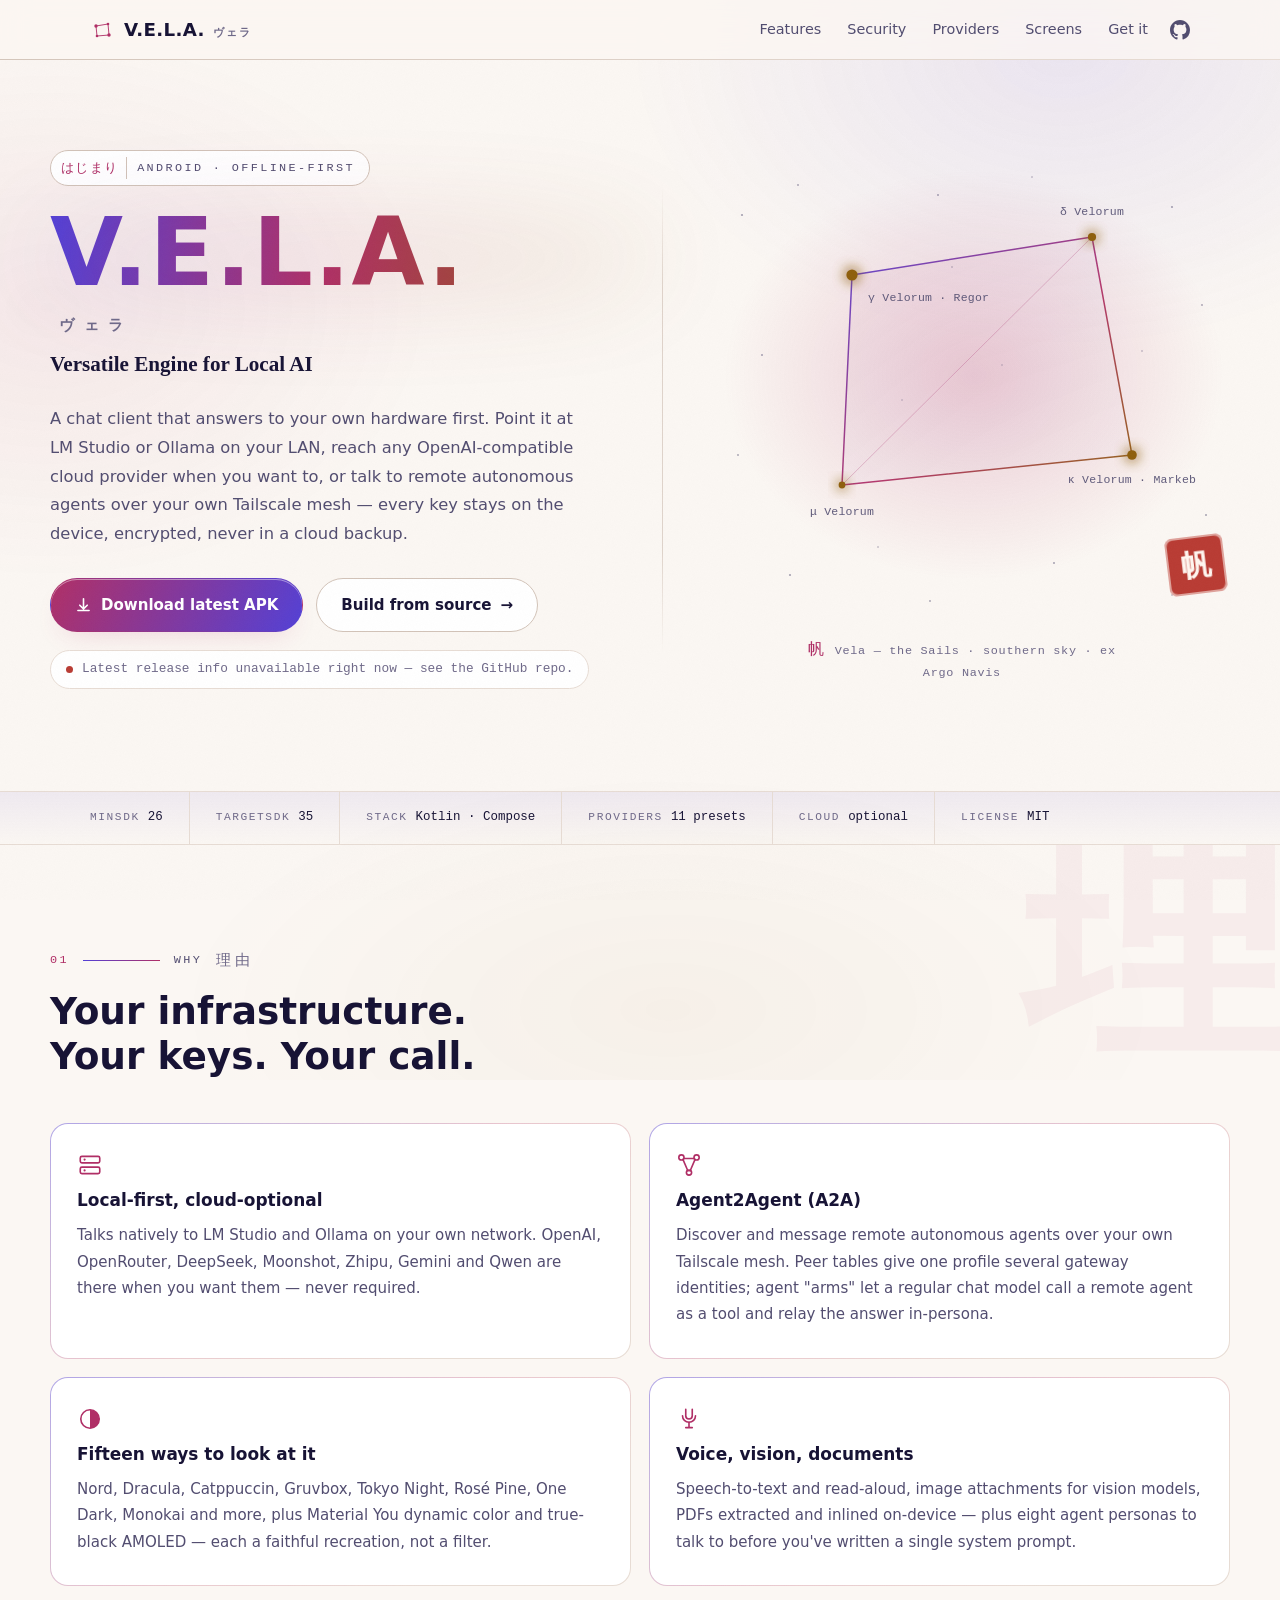
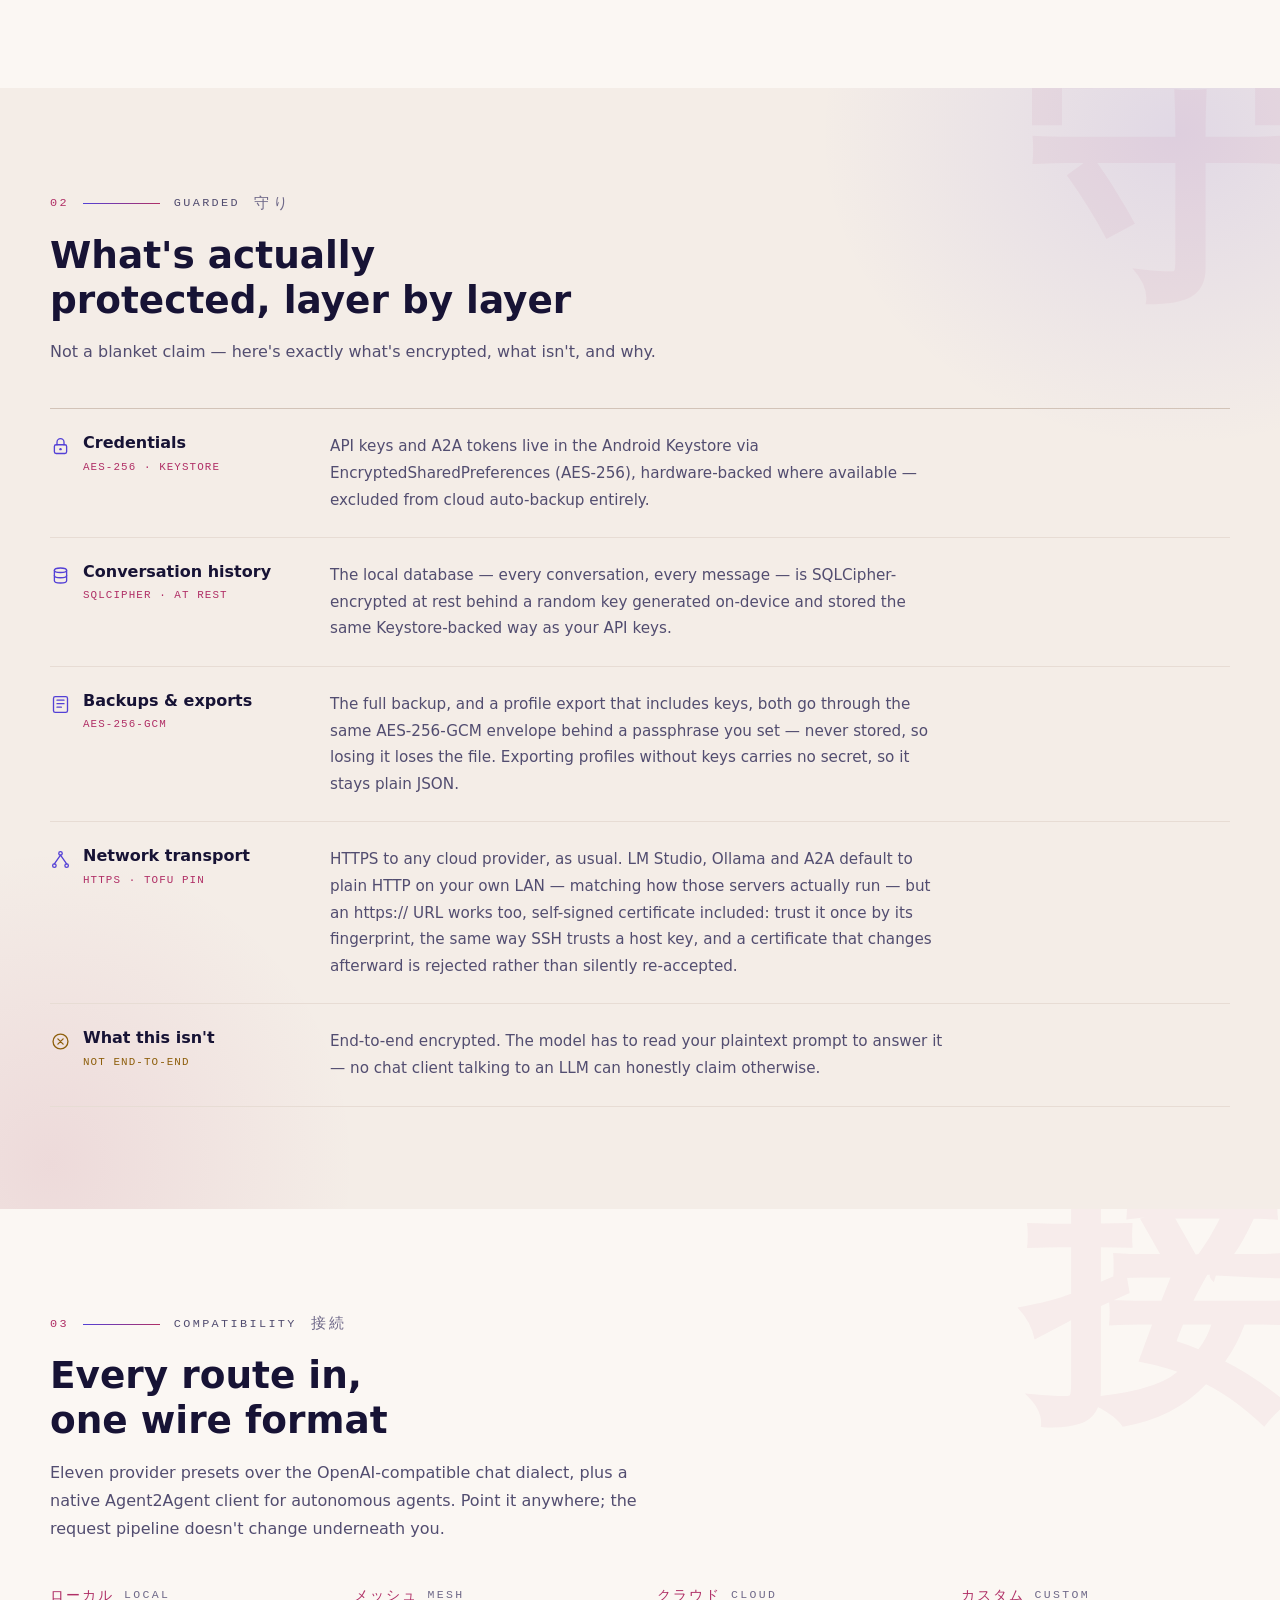
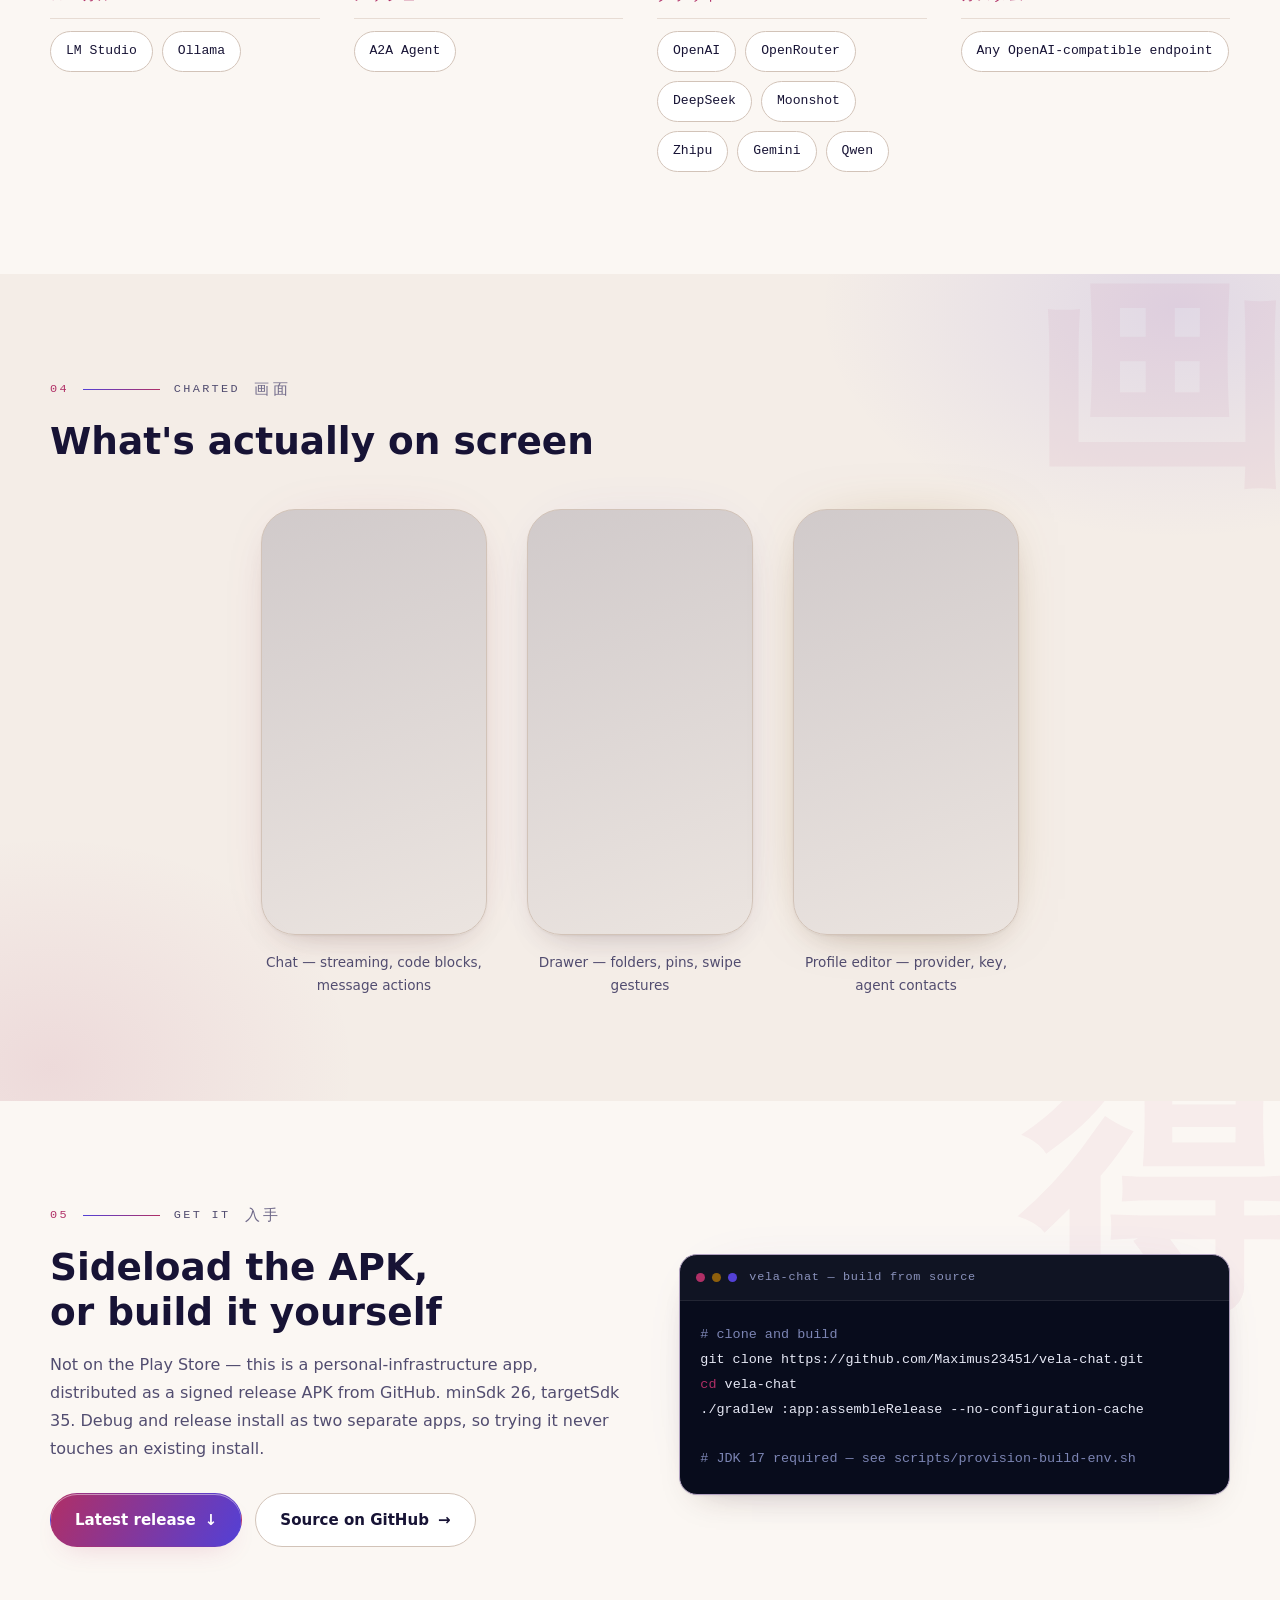
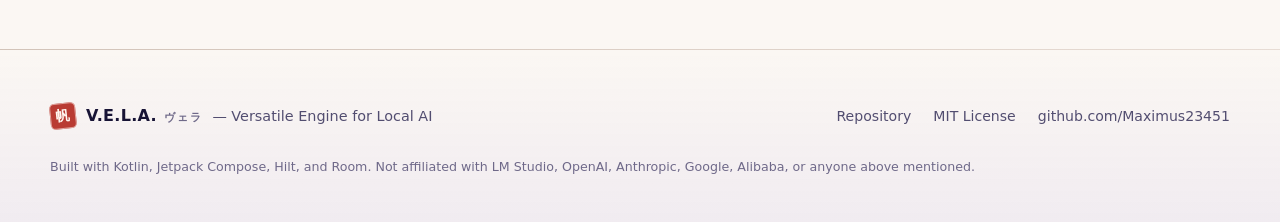
<file: index.html>
<!DOCTYPE html>
<html lang="en">
<head>
<meta charset="UTF-8">
<meta name="viewport" content="width=device-width, initial-scale=1.0">
<title>V.E.L.A. — Versatile Engine for Local AI</title>
<meta name="description" content="An offline-first Android chat client for LM Studio, Ollama, and any OpenAI-compatible or Agent2Agent server — with Tailscale mesh discovery and no cloud dependency required.">
<meta name="color-scheme" content="dark light">
<meta name="theme-color" content="#070A18" media="(prefers-color-scheme: dark)">
<meta name="theme-color" content="#FBF7F3" media="(prefers-color-scheme: light)">
<meta http-equiv="Content-Security-Policy" content="default-src 'self'; base-uri 'self'; object-src 'none'; form-action 'none'; img-src 'self' data:; style-src 'self' https://fonts.googleapis.com; font-src https://fonts.gstatic.com; script-src 'self'; connect-src https://api.github.com">

<link rel="canonical" href="https://maximus23451.github.io/vela-web/">
<meta property="og:type" content="website">
<meta property="og:site_name" content="V.E.L.A.">
<meta property="og:title" content="V.E.L.A. — Versatile Engine for Local AI">
<meta property="og:description" content="An offline-first Android chat client for LM Studio, Ollama, and any OpenAI-compatible or Agent2Agent server — with Tailscale mesh discovery and no cloud dependency required.">
<meta property="og:url" content="https://maximus23451.github.io/vela-web/">
<meta property="og:image" content="https://maximus23451.github.io/vela-web/assets/og.png">
<meta property="og:image:width" content="1200">
<meta property="og:image:height" content="630">
<meta name="twitter:card" content="summary_large_image">
<meta name="twitter:title" content="V.E.L.A. — Versatile Engine for Local AI">
<meta name="twitter:description" content="Offline-first Android chat client for your own hardware — LM Studio, Ollama, OpenAI-compatible providers, and A2A agents over Tailscale.">
<meta name="twitter:image" content="https://maximus23451.github.io/vela-web/assets/og.png">

<link rel="icon" href="data:image/svg+xml,%3Csvg xmlns='http://www.w3.org/2000/svg' viewBox='0 0 32 32'%3E%3Crect width='32' height='32' rx='8' fill='%23070A18'/%3E%3Ccircle cx='10' cy='12' r='2.3' fill='%23FF9DBE'/%3E%3Ccircle cx='23' cy='9' r='1.7' fill='%238F7CFF'/%3E%3Ccircle cx='24' cy='22' r='2.3' fill='%23F2C879'/%3E%3Ccircle cx='10' cy='23' r='1.7' fill='%23FF9DBE'/%3E%3Cpath d='M10 12 L23 9 M23 9 L24 22 M24 22 L10 23 M10 23 L10 12' stroke='%23FF9DBE' stroke-width='1' fill='none' opacity='0.75'/%3E%3C/svg%3E">

<link rel="preconnect" href="https://fonts.googleapis.com">
<link rel="preconnect" href="https://fonts.gstatic.com" crossorigin>
<link href="https://fonts.googleapis.com/css2?family=IBM+Plex+Mono:wght@400;500&family=Shippori+Mincho+B1:wght@600;700&family=Zen+Kaku+Gothic+New:wght@400;500;700;900&display=swap" rel="stylesheet">
<link rel="stylesheet" href="css/style.css">

<script type="application/ld+json">
{"@context":"https://schema.org","@type":"SoftwareApplication","name":"V.E.L.A.","alternateName":"Versatile Engine for Local AI","applicationCategory":"UtilitiesApplication","operatingSystem":"Android 8.0+","softwareVersion":"2.5.1","license":"https://github.com/Maximus23451/vela-chat/blob/main/LICENSE","codeRepository":"https://github.com/Maximus23451/vela-chat","url":"https://maximus23451.github.io/vela-web/","description":"Offline-first Android chat client for LM Studio, Ollama, any OpenAI-compatible provider, and Agent2Agent gateways over Tailscale."}
</script>
</head>
<body>

<a class="skip-link" href="#main">Skip to content</a>

<!-- icon sprite — stroke icons inherit currentColor from the use site -->
<svg class="sprite" aria-hidden="true" focusable="false" xmlns="http://www.w3.org/2000/svg">
  <symbol id="i-brand" viewBox="0 0 24 24">
    <g fill="none" stroke="currentColor" stroke-width="1" stroke-linejoin="round" opacity=".9">
      <path d="M6 8 L18 6 M18 6 L19 17 M19 17 L7 18 M7 18 L6 8"/>
    </g>
    <circle cx="6" cy="8" r="1.7" fill="currentColor"/><circle cx="18" cy="6" r="1.3" fill="currentColor"/>
    <circle cx="19" cy="17" r="1.7" fill="currentColor"/><circle cx="7" cy="18" r="1.3" fill="currentColor"/>
  </symbol>
  <symbol id="i-servers" viewBox="0 0 24 24">
    <g fill="none" stroke="currentColor" stroke-width="1.5" stroke-linecap="round" stroke-linejoin="round">
      <rect x="3" y="4" width="18" height="6" rx="1.5"/><rect x="3" y="14" width="18" height="6" rx="1.5"/>
      <circle cx="7" cy="7" r="1" fill="currentColor" stroke="none"/><circle cx="7" cy="17" r="1" fill="currentColor" stroke="none"/>
    </g>
  </symbol>
  <symbol id="i-a2a" viewBox="0 0 24 24">
    <g fill="none" stroke="currentColor" stroke-width="1.5" stroke-linecap="round" stroke-linejoin="round">
      <circle cx="5" cy="5" r="2.4"/><circle cx="19" cy="5" r="2.4"/><circle cx="12" cy="19" r="2.4"/>
      <path d="M7 6 L17 6 M6.5 7 L11 17.5 M17.5 7 L13 17.5"/>
    </g>
  </symbol>
  <symbol id="i-palette" viewBox="0 0 24 24">
    <g fill="none" stroke="currentColor" stroke-width="1.5" stroke-linecap="round" stroke-linejoin="round">
      <circle cx="12" cy="12" r="8.5"/>
      <path d="M12 3.5a8.5 8.5 0 0 1 0 17Z" fill="currentColor" stroke="none"/>
    </g>
  </symbol>
  <symbol id="i-voice" viewBox="0 0 24 24">
    <g fill="none" stroke="currentColor" stroke-width="1.5" stroke-linecap="round" stroke-linejoin="round">
      <path d="M9 3 v6 a3 3 0 0 0 6 0 V3"/><path d="M12 15 v5 M9 20 h6"/><path d="M6 9 a6 6 0 0 0 12 0"/>
    </g>
  </symbol>
  <symbol id="i-lock" viewBox="0 0 24 24">
    <g fill="none" stroke="currentColor" stroke-width="1.5" stroke-linecap="round" stroke-linejoin="round">
      <rect x="5" y="10" width="14" height="10" rx="2"/><path d="M8 10 V7 a4 4 0 0 1 8 0 v3"/>
      <circle cx="12" cy="15" r="1.4" fill="currentColor" stroke="none"/>
    </g>
  </symbol>
  <symbol id="i-db" viewBox="0 0 24 24">
    <g fill="none" stroke="currentColor" stroke-width="1.5" stroke-linecap="round" stroke-linejoin="round">
      <ellipse cx="12" cy="6" rx="7" ry="2.6"/><path d="M5 6 v12 a7 2.6 0 0 0 14 0 V6"/><path d="M5 12 a7 2.6 0 0 0 14 0"/>
    </g>
  </symbol>
  <symbol id="i-doc" viewBox="0 0 24 24">
    <g fill="none" stroke="currentColor" stroke-width="1.5" stroke-linecap="round" stroke-linejoin="round">
      <rect x="4" y="3" width="16" height="18" rx="2"/><path d="M8 7 h8 M8 11 h8 M8 15 h5"/>
    </g>
  </symbol>
  <symbol id="i-net" viewBox="0 0 24 24">
    <g fill="none" stroke="currentColor" stroke-width="1.5" stroke-linecap="round" stroke-linejoin="round">
      <circle cx="12" cy="5" r="2"/><circle cx="5" cy="19" r="2"/><circle cx="19" cy="19" r="2"/><path d="M12 7 L5 17 M12 7 L19 17"/>
    </g>
  </symbol>
  <symbol id="i-caveat" viewBox="0 0 24 24">
    <g fill="none" stroke="currentColor" stroke-width="1.5" stroke-linecap="round" stroke-linejoin="round">
      <circle cx="12" cy="12" r="8.5"/><path d="M9 9 L15 15 M15 9 L9 15"/>
    </g>
  </symbol>
  <symbol id="i-gh" viewBox="0 0 16 16">
    <path fill="currentColor" d="M8 0C3.58 0 0 3.58 0 8c0 3.54 2.29 6.53 5.47 7.59.4.07.55-.17.55-.38 0-.19-.01-.82-.01-1.49-2.01.37-2.53-.49-2.69-.94-.09-.23-.48-.94-.82-1.13-.28-.15-.68-.52-.01-.53.63-.01 1.08.58 1.23.82.72 1.21 1.87.87 2.33.66.07-.52.28-.87.51-1.07-1.78-.2-3.64-.89-3.64-3.95 0-.87.31-1.59.82-2.15-.08-.2-.36-1.02.08-2.12 0 0 .67-.21 2.2.82.64-.18 1.32-.27 2-.27.68 0 1.36.09 2 .27 1.53-1.04 2.2-.82 2.2-.82.44 1.1.16 1.92.08 2.12.51.56.82 1.27.82 2.15 0 3.07-1.87 3.75-3.65 3.95.29.25.54.73.54 1.48 0 1.07-.01 1.93-.01 2.2 0 .21.15.46.55.38A8.01 8.01 0 0 0 16 8c0-4.42-3.58-8-8-8Z"/>
  </symbol>
  <symbol id="i-dl" viewBox="0 0 16 16">
    <path fill="currentColor" d="M8 1a.75.75 0 0 1 .75.75v7.69l2.22-2.22a.75.75 0 1 1 1.06 1.06l-3.5 3.5a.75.75 0 0 1-1.06 0l-3.5-3.5a.75.75 0 1 1 1.06-1.06l2.22 2.22V1.75A.75.75 0 0 1 8 1ZM2 12.75a.75.75 0 0 1 .75-.75h10.5a.75.75 0 0 1 0 1.5H2.75a.75.75 0 0 1-.75-.75Z"/>
  </symbol>
</svg>

<div class="aurora" aria-hidden="true"></div>
<div class="grain" aria-hidden="true"></div>

<header class="topbar">
  <div class="topbar-inner">
    <a class="wordmark" href="#top">
      <svg class="brand-mark" aria-hidden="true"><use href="#i-brand"/></svg>
      <span class="wordmark-txt">V.E.L.A.<span class="wordmark-jp" lang="ja">ヴェラ</span></span>
    </a>
    <nav class="topnav" aria-label="Primary">
      <a href="#features">Features</a>
      <a href="#security">Security</a>
      <a href="#providers">Providers</a>
      <a href="#screens">Screens</a>
      <a href="#get-it">Get it</a>
    </nav>
    <a class="topbar-gh" href="https://github.com/Maximus23451/vela-chat" target="_blank" rel="noopener noreferrer" aria-label="V.E.L.A. source on GitHub">
      <svg class="gh" aria-hidden="true"><use href="#i-gh"/></svg>
    </a>
  </div>
</header>

<main id="main">

  <section class="hero" id="top">
    <p class="hero-vertical" aria-hidden="true" lang="ja">帆を張れ</p>

    <div class="hero-inner">
      <div class="hero-copy">
        <p class="eyebrow"><span class="eyebrow-jp" lang="ja">はじまり</span>Android · offline-first</p>
        <h1 class="hero-title">V.E.L.A.</h1>
        <p class="hero-kana" lang="ja">ヴェラ</p>
        <p class="tagline">Versatile Engine for Local AI</p>
        <p class="lede">
          A chat client that answers to your own hardware first. Point it at LM Studio
          or Ollama on your LAN, reach any OpenAI-compatible cloud provider when you
          want to, or talk to remote autonomous agents over your own Tailscale mesh —
          every key stays on the device, encrypted, never in a cloud backup.
        </p>
        <div class="hero-actions">
          <a class="btn btn-primary" id="download-btn" href="https://github.com/Maximus23451/vela-chat/releases/latest">
            <svg class="ic-dl" aria-hidden="true"><use href="#i-dl"/></svg>
            <span id="download-label">Download latest APK</span>
          </a>
          <a class="btn btn-ghost" href="#get-it">Build from source <span class="arrow">→</span></a>
        </div>
        <p class="hero-meta" id="release-chip">
          <span class="pulse" aria-hidden="true"></span>
          <span id="release-meta">Latest signed APK on GitHub releases</span>
        </p>
      </div>

      <div class="hero-art">
        <span class="hanko" lang="ja" aria-hidden="true">帆</span>
        <svg class="asterism" viewBox="0 0 520 470" role="img" aria-label="The Vela asterism — gamma Velorum (Regor), delta, kappa (Markeb) and mu Velorum joined into the sail shape">
          <defs>
            <linearGradient id="velLine" x1="0" y1="0" x2="1" y2="1">
              <stop class="s-indigo" offset="0"/>
              <stop class="s-sakura" offset=".55"/>
              <stop class="s-gold" offset="1"/>
            </linearGradient>
            <linearGradient id="velSail" x1="0" y1="0" x2=".6" y2="1">
              <stop class="s-sakura" offset="0" stop-opacity=".55"/>
              <stop class="s-indigo" offset="1" stop-opacity=".1"/>
            </linearGradient>
            <radialGradient id="velHalo">
              <stop class="s-sakura" offset="0" stop-opacity=".26"/>
              <stop class="s-sakura" offset="1" stop-opacity="0"/>
            </radialGradient>
            <filter id="velGlow" x="-60%" y="-60%" width="220%" height="220%">
              <feGaussianBlur stdDeviation="6"/>
            </filter>
          </defs>

          <ellipse class="art-halo" cx="272" cy="220" rx="250" ry="205" fill="url(#velHalo)"/>

          <g class="art-stars" fill="currentColor">
            <circle cx="40" cy="60" r="1.1"/><circle cx="96" cy="30" r=".9"/><circle cx="236" cy="40" r="1"/>
            <circle cx="330" cy="22" r=".8"/><circle cx="470" cy="52" r="1.1"/><circle cx="500" cy="150" r=".9"/>
            <circle cx="250" cy="112" r=".8"/><circle cx="60" cy="200" r="1"/><circle cx="36" cy="300" r=".9"/>
            <circle cx="88" cy="420" r="1.1"/><circle cx="228" cy="446" r=".9"/><circle cx="352" cy="408" r="1"/>
            <circle cx="470" cy="440" r=".8"/><circle cx="504" cy="360" r="1"/><circle cx="300" cy="210" r=".7"/>
            <circle cx="200" cy="245" r=".7"/><circle cx="440" cy="196" r=".8"/><circle cx="176" cy="392" r=".8"/>
          </g>

          <g class="art-sail"><path d="M150 120 L390 82 L430 300 L140 330 Z"/></g>

          <g class="art-lines">
            <path d="M150 120 L390 82 M390 82 L430 300 M430 300 L140 330 M140 330 L150 120"/>
            <path class="hair" d="M390 82 L140 330"/>
          </g>

          <g class="art-pts" fill="currentColor">
            <circle class="blur" cx="150" cy="120" r="9" filter="url(#velGlow)"/>
            <circle class="blur" cx="390" cy="82" r="7" filter="url(#velGlow)"/>
            <circle class="blur" cx="430" cy="300" r="8" filter="url(#velGlow)"/>
            <circle class="blur" cx="140" cy="330" r="6" filter="url(#velGlow)"/>
            <circle cx="150" cy="120" r="5.6"/><circle cx="390" cy="82" r="4.1"/>
            <circle cx="430" cy="300" r="4.8"/><circle cx="140" cy="330" r="3.4"/>
          </g>

          <g class="art-labels">
            <text x="166" y="146">γ Velorum · Regor</text>
            <text x="390" y="60" text-anchor="middle">δ Velorum</text>
            <text x="430" y="328" text-anchor="middle">κ Velorum · Markeb</text>
            <text x="140" y="360" text-anchor="middle">μ Velorum</text>
          </g>
        </svg>
        <p class="art-cap"><span class="art-cap-jp" lang="ja">帆</span>Vela — the Sails · southern sky · ex Argo Navis</p>
      </div>
    </div>
  </section>

  <section class="spec-bar" aria-label="At a glance">
    <ul>
      <li><span class="spec-k">minSdk</span><span class="spec-v">26</span></li>
      <li><span class="spec-k">targetSdk</span><span class="spec-v">35</span></li>
      <li><span class="spec-k">stack</span><span class="spec-v">Kotlin · Compose</span></li>
      <li><span class="spec-k">providers</span><span class="spec-v">11 presets</span></li>
      <li><span class="spec-k">cloud</span><span class="spec-v">optional</span></li>
      <li><span class="spec-k">license</span><span class="spec-v">MIT</span></li>
    </ul>
  </section>

  <section class="band" id="features">
    <span class="wm" aria-hidden="true" lang="ja">理</span>
    <div class="band-inner">
      <p class="section-eyebrow"><span class="num">01</span><span class="rule"></span><span>Why</span><span class="jp" lang="ja">理由</span></p>
      <h2>Your infrastructure. Your keys. Your call.</h2>
      <div class="card-grid">

        <article class="card">
          <svg class="card-icon" aria-hidden="true"><use href="#i-servers"/></svg>
          <h3>Local-first, cloud-optional</h3>
          <p>Talks natively to LM Studio and Ollama on your own network. OpenAI, OpenRouter, DeepSeek, Moonshot, Zhipu, Gemini and Qwen are there when you want them — never required.</p>
        </article>

        <article class="card">
          <svg class="card-icon" aria-hidden="true"><use href="#i-a2a"/></svg>
          <h3>Agent2Agent (A2A)</h3>
          <p>Discover and message remote autonomous agents over your own Tailscale mesh. Peer tables give one profile several gateway identities; agent "arms" let a regular chat model call a remote agent as a tool and relay the answer in-persona.</p>
        </article>

        <article class="card">
          <svg class="card-icon" aria-hidden="true"><use href="#i-palette"/></svg>
          <h3>Fifteen ways to look at it</h3>
          <p>Nord, Dracula, Catppuccin, Gruvbox, Tokyo Night, Rosé Pine, One Dark, Monokai and more, plus Material You dynamic color and true-black AMOLED — each a faithful recreation, not a filter.</p>
        </article>

        <article class="card">
          <svg class="card-icon" aria-hidden="true"><use href="#i-voice"/></svg>
          <h3>Voice, vision, documents</h3>
          <p>Speech-to-text and read-aloud, image attachments for vision models, PDFs extracted and inlined on-device — plus eight agent personas to talk to before you've written a single system prompt.</p>
        </article>

      </div>
    </div>
  </section>

  <section class="band alt" id="security">
    <span class="wm" aria-hidden="true" lang="ja">守</span>
    <div class="band-inner">
      <p class="section-eyebrow"><span class="num">02</span><span class="rule"></span><span>Guarded</span><span class="jp" lang="ja">守り</span></p>
      <h2>What's actually protected, layer by layer</h2>
      <p class="band-lede">Not a blanket claim — here's exactly what's encrypted, what isn't, and why.</p>
      <div class="security-matrix">
        <div class="security-row">
          <div class="security-what">
            <svg class="card-icon" aria-hidden="true"><use href="#i-lock"/></svg>
            <div>
              <h3>Credentials</h3>
              <p class="tag">AES-256 · Keystore</p>
            </div>
          </div>
          <p class="security-copy">API keys and A2A tokens live in the Android Keystore via EncryptedSharedPreferences (AES-256), hardware-backed where available — excluded from cloud auto-backup entirely.</p>
        </div>
        <div class="security-row">
          <div class="security-what">
            <svg class="card-icon" aria-hidden="true"><use href="#i-db"/></svg>
            <div>
              <h3>Conversation history</h3>
              <p class="tag">SQLCipher · at rest</p>
            </div>
          </div>
          <p class="security-copy">The local database — every conversation, every message — is SQLCipher-encrypted at rest behind a random key generated on-device and stored the same Keystore-backed way as your API keys.</p>
        </div>
        <div class="security-row">
          <div class="security-what">
            <svg class="card-icon" aria-hidden="true"><use href="#i-doc"/></svg>
            <div>
              <h3>Backups &amp; exports</h3>
              <p class="tag">AES-256-GCM</p>
            </div>
          </div>
          <p class="security-copy">The full backup, and a profile export that includes keys, both go through the same AES-256-GCM envelope behind a passphrase you set — never stored, so losing it loses the file. Exporting profiles without keys carries no secret, so it stays plain JSON.</p>
        </div>
        <div class="security-row">
          <div class="security-what">
            <svg class="card-icon" aria-hidden="true"><use href="#i-net"/></svg>
            <div>
              <h3>Network transport</h3>
              <p class="tag">HTTPS · TOFU pin</p>
            </div>
          </div>
          <p class="security-copy">HTTPS to any cloud provider, as usual. LM Studio, Ollama and A2A default to plain HTTP on your own LAN — matching how those servers actually run — but an https:// URL works too, self-signed certificate included: trust it once by its fingerprint, the same way SSH trusts a host key, and a certificate that changes afterward is rejected rather than silently re-accepted.</p>
        </div>
        <div class="security-row is-caveat">
          <div class="security-what">
            <svg class="card-icon" aria-hidden="true"><use href="#i-caveat"/></svg>
            <div>
              <h3>What this isn't</h3>
              <p class="tag">Not end-to-end</p>
            </div>
          </div>
          <p class="security-copy">End-to-end encrypted. The model has to read your plaintext prompt to answer it — no chat client talking to an LLM can honestly claim otherwise.</p>
        </div>
      </div>
    </div>
  </section>

  <section class="band" id="providers">
    <span class="wm" aria-hidden="true" lang="ja">接</span>
    <div class="band-inner">
      <p class="section-eyebrow"><span class="num">03</span><span class="rule"></span><span>Compatibility</span><span class="jp" lang="ja">接続</span></p>
      <h2>Every route in, one wire format</h2>
      <p class="band-lede">Eleven provider presets over the OpenAI-compatible chat dialect, plus a native Agent2Agent client for autonomous agents. Point it anywhere; the request pipeline doesn't change underneath you.</p>

      <div class="prov-groups">
        <div class="prov-group">
          <p class="prov-label"><span class="prov-jp" lang="ja">ローカル</span>Local</p>
          <ul class="chip-row" id="provider-chips">
            <li>LM Studio</li><li>Ollama</li>
          </ul>
        </div>
        <div class="prov-group">
          <p class="prov-label"><span class="prov-jp" lang="ja">メッシュ</span>Mesh</p>
          <ul class="chip-row"><li>A2A Agent</li></ul>
        </div>
        <div class="prov-group">
          <p class="prov-label"><span class="prov-jp" lang="ja">クラウド</span>Cloud</p>
          <ul class="chip-row">
            <li>OpenAI</li><li>OpenRouter</li><li>DeepSeek</li><li>Moonshot</li>
            <li>Zhipu</li><li>Gemini</li><li>Qwen</li>
          </ul>
        </div>
        <div class="prov-group">
          <p class="prov-label"><span class="prov-jp" lang="ja">カスタム</span>Custom</p>
          <ul class="chip-row"><li>Any OpenAI-compatible endpoint</li></ul>
        </div>
      </div>
    </div>
  </section>

  <section class="band alt" id="screens">
    <span class="wm" aria-hidden="true" lang="ja">画</span>
    <div class="band-inner">
      <p class="section-eyebrow"><span class="num">04</span><span class="rule"></span><span>Charted</span><span class="jp" lang="ja">画面</span></p>
      <h2>What's actually on screen</h2>
      <div class="phone-row">
        <figure class="phone tint-sakura">
          <div class="phone-frame">
            <img src="assets/chat.png" width="1080" height="2104" loading="lazy" decoding="async" alt="Chat screen showing a streaming assistant reply with a syntax-highlighted Kotlin code block, above a composer with attachment, prompt-library, and temperature controls.">
          </div>
          <figcaption>Chat — streaming, code blocks, message actions</figcaption>
        </figure>
        <figure class="phone tint-indigo">
          <div class="phone-frame">
            <img src="assets/drawer.png" width="1080" height="2104" loading="lazy" decoding="async" alt="Conversation drawer showing a pinned chat, a folder, and recent conversations.">
          </div>
          <figcaption>Drawer — folders, pins, swipe gestures</figcaption>
        </figure>
        <figure class="phone tint-gold">
          <div class="phone-frame">
            <img src="assets/profile-editor.png" width="1080" height="2104" loading="lazy" decoding="async" alt="API profile editor with the provider picker open on Gemini, the auto-filled Google endpoint, an API key field, and the A2A agent contacts section.">
          </div>
          <figcaption>Profile editor — provider, key, agent contacts</figcaption>
        </figure>
      </div>
    </div>
  </section>

  <section class="band" id="get-it">
    <span class="wm" aria-hidden="true" lang="ja">得</span>
    <div class="band-inner get-it-inner">
      <div>
        <p class="section-eyebrow"><span class="num">05</span><span class="rule"></span><span>Get it</span><span class="jp" lang="ja">入手</span></p>
        <h2>Sideload the APK, or build it yourself</h2>
        <p class="band-lede">
          Not on the Play Store — this is a personal-infrastructure app, distributed as a
          signed release APK from GitHub. minSdk 26, targetSdk 35. Debug and release
          install as two separate apps, so trying it never touches an existing install.
        </p>
        <div class="hero-actions">
          <a class="btn btn-primary" href="https://github.com/Maximus23451/vela-chat/releases/latest" target="_blank" rel="noopener noreferrer">Latest release <span class="arrow">↓</span></a>
          <a class="btn btn-ghost" href="https://github.com/Maximus23451/vela-chat" target="_blank" rel="noopener noreferrer">Source on GitHub <span class="arrow">→</span></a>
        </div>
      </div>

      <figure class="term">
        <figcaption class="term-bar">
          <span class="term-dots" aria-hidden="true"><i></i><i></i><i></i></span>
          <span class="term-title">vela-chat — build from source</span>
        </figcaption>
        <pre aria-label="Build from source"><code><span class="c-comment"># clone and build</span>
git clone https://github.com/Maximus23451/vela-chat.git
<span class="c-cmd">cd</span> vela-chat
./gradlew :app:assembleRelease --no-configuration-cache

<span class="c-comment"># JDK 17 required — see scripts/provision-build-env.sh</span></code></pre>
      </figure>
    </div>
  </section>

</main>

<footer class="site-footer">
  <div class="footer-inner">
    <div class="footer-brand">
      <span class="hanko hanko-sm" lang="ja" aria-hidden="true">帆</span>
      <span class="footer-word">V.E.L.A.<span class="footer-jp" lang="ja">ヴェラ</span></span>
      <span class="footer-dim">— Versatile Engine for Local AI</span>
    </div>
    <div class="footer-links">
      <a href="https://github.com/Maximus23451/vela-chat" target="_blank" rel="noopener noreferrer">Repository</a>
      <a href="https://github.com/Maximus23451/vela-chat/blob/main/LICENSE" target="_blank" rel="noopener noreferrer">MIT License</a>
      <a href="https://github.com/Maximus23451" target="_blank" rel="noopener noreferrer">github.com/Maximus23451</a>
    </div>
  </div>
  <p class="footer-fine">Built with Kotlin, Jetpack Compose, Hilt, and Room. Not affiliated with LM Studio, OpenAI, Anthropic, Google, Alibaba, or anyone above mentioned.</p>
</footer>

<script src="js/main.js"></script>
</body>
</html>
</file>
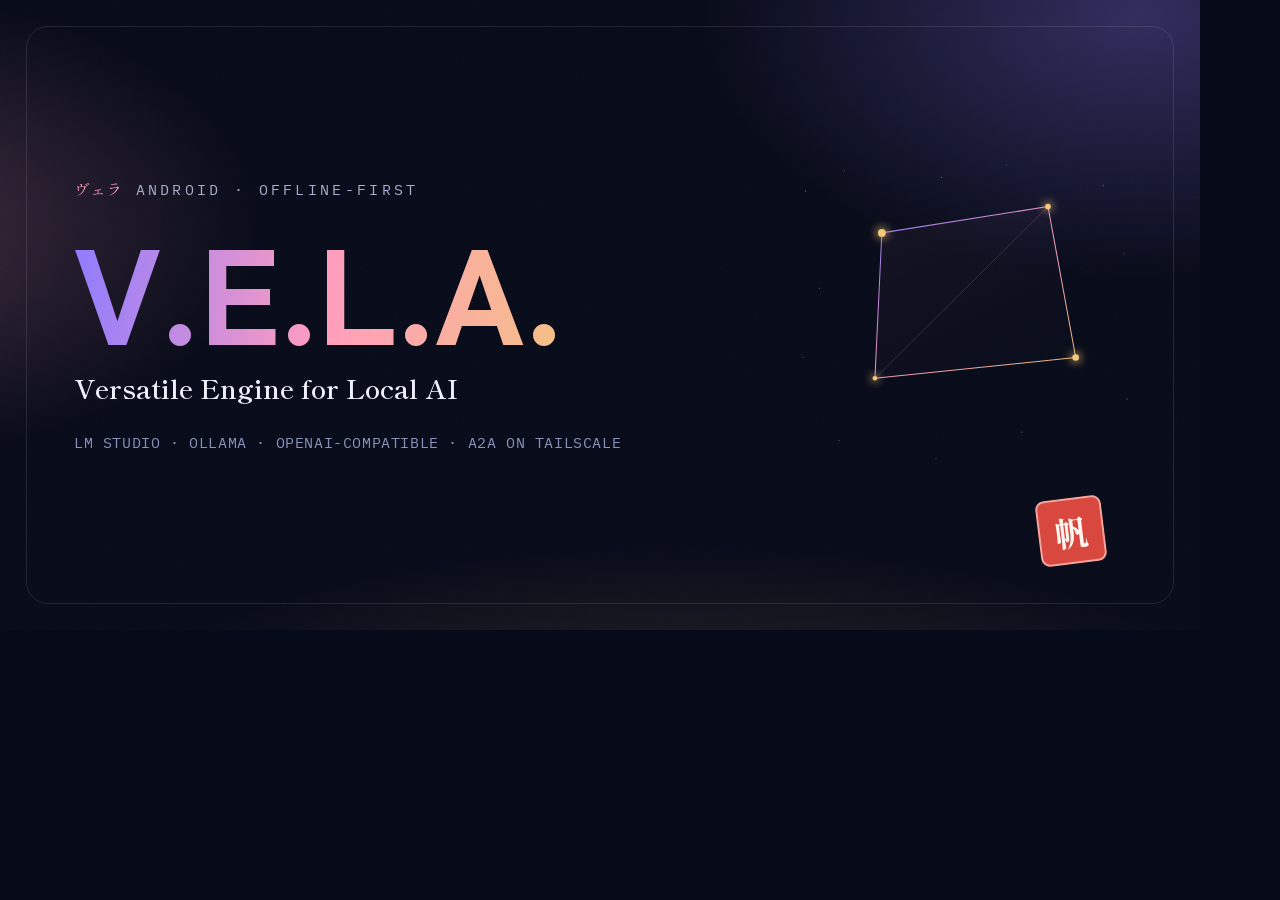
<file: assets/og-card.html>
<!DOCTYPE html>
<!-- Build input, not part of the site: this page renders assets/og.png, the
     1200x630 social share card. Regenerate with

       brave --headless --disable-gpu --hide-scrollbars --window-size=1200,630 \
         --virtual-time-budget=9000 --screenshot=assets/og.png \
         http://localhost:8000/assets/og-card.html

     Open it in a browser tab if you just want to eyeball the card. -->
<html lang="en">
<head>
<meta charset="UTF-8">
<meta name="robots" content="noindex">
<title>V.E.L.A. — social card (build input)</title>
<link rel="preconnect" href="https://fonts.gstatic.com" crossorigin>
<link href="https://fonts.googleapis.com/css2?family=IBM+Plex+Mono:wght@400;500&family=Shippori+Mincho+B1:wght@600;700&family=Zen+Kaku+Gothic+New:wght@400;500;700;900&display=swap" rel="stylesheet">
<style>
  * { box-sizing: border-box; margin: 0; }
  html, body { width: 1200px; height: 630px; overflow: hidden; }
  body {
    background: #070A18;
    color: #EDEFFA;
    font-family: "Zen Kaku Gothic New", sans-serif;
    position: relative;
    display: flex; align-items: center;
    padding: 0 74px;
  }
  .aurora {
    position: absolute; inset: -20%;
    background:
      radial-gradient(38% 44% at 82% 16%, rgba(143,124,255,.30), transparent 68%),
      radial-gradient(36% 40% at 6% 40%, rgba(255,157,190,.24), transparent 66%),
      radial-gradient(52% 34% at 55% 100%, rgba(242,200,121,.16), transparent 70%);
  }
  .grain {
    position: absolute; inset: 0; opacity: .028;
    background-image: url("data:image/svg+xml,%3Csvg xmlns='http://www.w3.org/2000/svg' width='180' height='180'%3E%3Cfilter id='n'%3E%3CfeTurbulence type='fractalNoise' baseFrequency='.9' numOctaves='4' stitchTiles='stitch'/%3E%3CfeColorMatrix type='saturate' values='0'/%3E%3C/filter%3E%3Crect width='180' height='180' filter='url(%23n)'/%3E%3C/svg%3E");
  }
  .frame { position: absolute; inset: 26px; border: 1px solid rgba(255,255,255,.10); border-radius: 22px; }
  .copy { position: relative; z-index: 2; max-width: 620px; }
  .eyebrow {
    font-family: "IBM Plex Mono", monospace; font-size: 15px; letter-spacing: .22em;
    text-transform: uppercase; color: #A7AECF; margin-bottom: 26px;
  }
  .eyebrow span { font-family: "Shippori Mincho B1", serif; color: #FF9DBE; letter-spacing: .1em; margin-right: 12px; }
  h1 {
    font-size: 136px; font-weight: 900; line-height: .9; letter-spacing: .01em;
    background: linear-gradient(96deg, #8F7CFF 0%, #FF9DBE 46%, #F2C879 100%);
    -webkit-background-clip: text; background-clip: text; color: transparent;
  }
  .tagline { font-family: "Shippori Mincho B1", serif; font-weight: 600; font-size: 27px; margin-top: 20px; color: #EDEFFA; }
  .meta { font-family: "IBM Plex Mono", monospace; font-size: 15px; color: #8B93BD; margin-top: 26px; letter-spacing: .04em; }
  .art { position: absolute; right: 62px; top: 50%; transform: translateY(-50%); z-index: 2; }
  .hanko {
    position: absolute; right: 96px; bottom: 66px; z-index: 3;
    width: 66px; height: 66px; border-radius: 9px; background: #D9483F; color: #FFF6F0;
    font-family: "Shippori Mincho B1", serif; font-size: 34px; font-weight: 700;
    display: grid; place-items: center; transform: rotate(-7deg);
    box-shadow: inset 0 0 0 2px rgba(255,246,240,.55);
  }
</style>
</head>
<body>
  <div class="aurora"></div>
  <div class="grain"></div>
  <div class="frame"></div>
  <div class="art">
    <svg width="360" height="326" viewBox="0 0 520 470">
      <defs>
        <linearGradient id="l" x1="0" y1="0" x2="1" y2="1">
          <stop offset="0" stop-color="#8F7CFF"/><stop offset=".55" stop-color="#FF9DBE"/><stop offset="1" stop-color="#F2C879"/>
        </linearGradient>
        <linearGradient id="s" x1="0" y1="0" x2=".6" y2="1">
          <stop offset="0" stop-color="#FF9DBE" stop-opacity=".5"/><stop offset="1" stop-color="#8F7CFF" stop-opacity=".1"/>
        </linearGradient>
        <filter id="b" x="-60%" y="-60%" width="220%" height="220%"><feGaussianBlur stdDeviation="6"/></filter>
      </defs>
      <g fill="#8B93BD" opacity=".5">
        <circle cx="40" cy="60" r="1.1"/><circle cx="96" cy="30" r=".9"/><circle cx="236" cy="40" r="1"/>
        <circle cx="330" cy="22" r=".8"/><circle cx="470" cy="52" r="1.1"/><circle cx="500" cy="150" r=".9"/>
        <circle cx="60" cy="200" r="1"/><circle cx="36" cy="300" r=".9"/><circle cx="88" cy="420" r="1.1"/>
        <circle cx="228" cy="446" r=".9"/><circle cx="352" cy="408" r="1"/><circle cx="504" cy="360" r="1"/>
      </g>
      <path d="M150 120 L390 82 L430 300 L140 330 Z" fill="url(#s)" opacity=".11"/>
      <path d="M150 120 L390 82 M390 82 L430 300 M430 300 L140 330 M140 330 L150 120" fill="none" stroke="url(#l)" stroke-width="1.5" opacity=".95"/>
      <path d="M390 82 L140 330" fill="none" stroke="url(#l)" stroke-width=".7" opacity=".4"/>
      <g fill="#F2C879">
        <circle cx="150" cy="120" r="9" filter="url(#b)" opacity=".6"/><circle cx="390" cy="82" r="7" filter="url(#b)" opacity=".6"/>
        <circle cx="430" cy="300" r="8" filter="url(#b)" opacity=".6"/><circle cx="140" cy="330" r="6" filter="url(#b)" opacity=".6"/>
        <circle cx="150" cy="120" r="5.6"/><circle cx="390" cy="82" r="4.1"/><circle cx="430" cy="300" r="4.8"/><circle cx="140" cy="330" r="3.4"/>
      </g>
    </svg>
  </div>
  <div class="hanko">帆</div>
  <div class="copy">
    <p class="eyebrow"><span>ヴェラ</span>Android · offline-first</p>
    <h1>V.E.L.A.</h1>
    <p class="tagline">Versatile Engine for Local AI</p>
    <p class="meta">LM STUDIO · OLLAMA · OPENAI-COMPATIBLE · A2A ON TAILSCALE</p>
  </div>
</body>
</html>
</file>
<file: css/style.css>
/* ============================================================
   V.E.L.A. — design tokens
   ------------------------------------------------------------
   Mark: Vela is the constellation "The Sails" (帆, ho) — the
   brightest fragment of the old Argo Navis. The page is set like
   a Japanese light-novel key visual: night-sky ink, aurora
   gradients, a mincho voice for the accents, and a hanko stamp
   for the brand mark.

   Dark  = night-sky viewing (the app's own dark themes).
   Light = ink on washi paper.
   Same chart, two ways to read it.

   Theming: every colour is a light-dark() pair, so the OS
   preference and a manual html[data-theme="dark|light"] override
   both work off one token block.
   ============================================================ */

:root {
  color-scheme: light dark;

  /* -- type -- */
  --font-body: "Zen Kaku Gothic New", "Hiragino Kaku Gothic ProN", "Yu Gothic", "Noto Sans JP", system-ui, -apple-system, "Segoe UI", sans-serif;
  --font-display: var(--font-body);
  --font-mincho: "Shippori Mincho B1", "Hiragino Mincho ProN", "Yu Mincho", "Noto Serif JP", "Songti SC", serif;
  --font-mono: "IBM Plex Mono", ui-monospace, SFMono-Regular, Menlo, monospace;

  /* -- metrics -- */
  --measure: 62ch;
  --nav-h: 66px;
  --shell: 1180px;
  --pad-x: clamp(20px, 4.5vw, 40px);
  --radius: 18px;
  --radius-sm: 10px;
  --radius-pill: 999px;

  /* -- palette (light = ink on washi, dark = night sky) -- */
  --bg:            light-dark(#FBF7F3, #070A18);
  --bg-2:          light-dark(#F4EDE7, #0A0E20);
  --surface:       light-dark(#FFFFFF, rgba(255, 255, 255, 0.045));
  --surface-solid: light-dark(#FFFFFF, #0C1226);
  --ink:           light-dark(#171335, #EDEFFA);
  --ink-dim:       light-dark(#524D70, #A7AECF);
  --ink-faint:     light-dark(#6F6989, #8B93BD);
  --line:          light-dark(#E7DCD4, rgba(255, 255, 255, 0.09));
  --line-strong:   light-dark(#D2C3B8, rgba(255, 255, 255, 0.17));

  --sakura:  light-dark(#B02F66, #FF9DBE);
  --indigo:  light-dark(#5340D6, #8F7CFF);
  --gold:    light-dark(#8E5F0C, #F2C879);
  --mint:    light-dark(#0F6B59, #6FE3C8);
  --seal:    light-dark(#B93B33, #D9483F);

  --accent: var(--sakura);
  --accent-2: var(--indigo);
  --on-gradient: light-dark(#FFFFFF, #150E2A);

  --glow-sakura: light-dark(rgba(176, 47, 102, 0.22), rgba(255, 157, 190, 0.32));
  --glow-indigo: light-dark(rgba(83, 64, 214, 0.20), rgba(143, 124, 255, 0.30));

  /* Shadows and layer opacities are NOT colours, so they cannot be built from
     light-dark(): an `opacity: light-dark(...)` or a shadow inside one is
     invalid and silently drops to the initial value (opacity 1 / no shadow).
     They get their own variables, overridden per theme below. */
  --shade-1: light-dark(rgba(60, 30, 20, 0.05), rgba(0, 0, 0, 0.35));
  --shade-2: light-dark(rgba(60, 30, 20, 0.28), rgba(0, 0, 0, 0.75));
  --shadow: 0 1px 2px var(--shade-1), 0 16px 34px -20px var(--shade-2);
  --o-grain: 0.028;
  --o-aurora: 0.55;
  --o-glow: 0.14;
  --o-halo: 0.85;

  --grad-title: linear-gradient(96deg, var(--indigo) 0%, var(--sakura) 46%, var(--gold) 100%);
  --grad-line: linear-gradient(90deg, var(--indigo), var(--sakura));
  --grad-btn: linear-gradient(118deg, var(--sakura), var(--indigo));
  --grad-hair: linear-gradient(90deg, var(--line-strong), transparent);
}

/* manual override — data-theme on <html> beats the OS preference */
:root[data-theme="dark"] {
  color-scheme: dark;
  --o-grain: 0.022;
  --o-aurora: 0.78;
  --o-glow: 0.26;
  --o-halo: 1;
}
:root[data-theme="light"] { color-scheme: light; }

@media (prefers-color-scheme: dark) {
  :root:not([data-theme="light"]) {
    --o-grain: 0.022;
    --o-aurora: 0.78;
    --o-glow: 0.26;
    --o-halo: 1;
  }
}

/* ============================================================
   Reset & base
   ============================================================ */

* { box-sizing: border-box; }

html {
  scroll-behavior: smooth;
  /* the sticky top bar must not cover an anchor target */
  scroll-padding-top: calc(var(--nav-h) + 20px);
  -webkit-text-size-adjust: 100%;
}

@media (prefers-reduced-motion: reduce) {
  html { scroll-behavior: auto; }
  *,
  *::before,
  *::after {
    animation-duration: 0.01ms !important;
    animation-iteration-count: 1 !important;
    transition-duration: 0.01ms !important;
    scroll-behavior: auto !important;
  }
}

body {
  margin: 0;
  background: var(--bg);
  color: var(--ink);
  font-family: var(--font-body);
  font-size: 16px;
  line-height: 1.75;
  font-weight: 400;
  -webkit-font-smoothing: antialiased;
  overflow-x: hidden;
}

img { max-width: 100%; display: block; }
a { color: inherit; }

h1, h2, h3 {
  font-family: var(--font-display);
  font-weight: 700;
  line-height: 1.2;
  margin: 0;
  text-wrap: balance;
}
p { margin: 0; text-wrap: pretty; }

::selection { background: var(--accent); color: var(--on-gradient); }

:focus-visible {
  outline: 2px solid var(--accent);
  outline-offset: 3px;
  border-radius: 4px;
}

.sprite { position: absolute; width: 0; height: 0; overflow: hidden; }

.skip-link {
  position: absolute; left: -999px; top: 0; z-index: 100;
  background: var(--grad-btn); color: var(--on-gradient);
  padding: 10px 18px; border-radius: 0 0 12px 0;
  font-weight: 700; text-decoration: none;
}
.skip-link:focus { left: 0; }

/* -- ambient layers ------------------------------------------------ */

.aurora {
  position: fixed; inset: -10% -5% auto -5%; height: 130vh;
  z-index: 0; pointer-events: none;
  background:
    radial-gradient(46% 38% at 80% 12%, color-mix(in srgb, var(--accent-2) 17%, transparent), transparent 68%),
    radial-gradient(42% 36% at 8% 34%, color-mix(in srgb, var(--accent) 13%, transparent), transparent 66%),
    radial-gradient(52% 30% at 52% 94%, color-mix(in srgb, var(--gold) 8%, transparent), transparent 70%);
  opacity: var(--o-aurora);
}
@media (prefers-reduced-motion: no-preference) {
  .aurora { animation: aurora-drift 34s ease-in-out infinite alternate; }
}
@keyframes aurora-drift {
  from { transform: translate3d(-2%, -1%, 0) scale(1); }
  to   { transform: translate3d(2%, 2%, 0) scale(1.06); }
}

.grain {
  position: fixed; inset: 0; z-index: 2; pointer-events: none;
  opacity: var(--o-grain);
  background-image: url("data:image/svg+xml,%3Csvg xmlns='http://www.w3.org/2000/svg' width='180' height='180'%3E%3Cfilter id='n'%3E%3CfeTurbulence type='fractalNoise' baseFrequency='.9' numOctaves='4' stitchTiles='stitch'/%3E%3CfeColorMatrix type='saturate' values='0'/%3E%3C/filter%3E%3Crect width='180' height='180' filter='url(%23n)'/%3E%3C/svg%3E");
}

main, .site-footer { position: relative; z-index: 1; }

/* ============================================================
   Hanko stamp (brand seal) — decorative
   ============================================================ */

.hanko {
  display: grid; place-items: center;
  width: 58px; height: 58px;
  border-radius: 8px;
  background: var(--seal);
  color: #FFF6F0;
  font-family: var(--font-mincho);
  font-size: 30px; font-weight: 700; line-height: 1;
  letter-spacing: 0;
  box-shadow: inset 0 0 0 2px color-mix(in srgb, #FFF6F0 55%, transparent);
  transform: rotate(-7deg);
}
.hanko-sm { width: 26px; height: 26px; font-size: 14px; border-radius: 5px; box-shadow: inset 0 0 0 1px color-mix(in srgb, #FFF6F0 55%, transparent); }

/* ============================================================
   Top bar
   ============================================================ */

.topbar {
  position: sticky; top: 0; z-index: 50;
  background: color-mix(in srgb, var(--bg) 78%, transparent);
  backdrop-filter: blur(14px) saturate(140%);
  border-bottom: 1px solid var(--line);
}
.topbar::after {
  content: ""; position: absolute; left: 0; right: 0; bottom: -1px; height: 1px;
  background: var(--grad-hair); opacity: 0.9;
}
.topbar-inner {
  max-width: var(--shell); margin: 0 auto;
  padding: 13px var(--pad-x);
  display: flex; align-items: center; gap: 22px;
}
.wordmark {
  display: flex; align-items: center; gap: 10px;
  text-decoration: none; color: var(--ink);
  margin-right: auto;
}
.brand-mark { width: 24px; height: 24px; color: var(--accent); flex-shrink: 0; }
.wordmark-txt { display: flex; align-items: baseline; gap: 8px; }
.wordmark-txt { font-family: var(--font-display); font-weight: 900; font-size: 1.14rem; letter-spacing: 0.02em; }
.wordmark-jp { font-family: var(--font-mincho); font-weight: 600; font-size: 0.7rem; letter-spacing: 0.16em; color: var(--ink-faint); }

.topnav { display: flex; gap: 26px; font-size: 0.9rem; font-weight: 500; }
.topnav a {
  position: relative; text-decoration: none; color: var(--ink-dim);
  padding: 4px 0; transition: color 0.18s ease;
}
.topnav a::after {
  content: ""; position: absolute; left: 0; right: 0; bottom: -2px; height: 2px;
  background: var(--grad-line); border-radius: 2px;
  transform: scaleX(0); transform-origin: left; transition: transform 0.26s ease;
}
.topnav a:hover { color: var(--ink); }
.topnav a:hover::after { transform: scaleX(1); }

.topbar-gh { color: var(--ink-dim); display: flex; transition: color 0.18s ease, transform 0.18s ease; }
.topbar-gh:hover { color: var(--accent); transform: translateY(-1px); }
.gh { width: 20px; height: 20px; }

@media (max-width: 780px) {
  :root { --nav-h: 106px; }
  .topbar-inner { flex-wrap: wrap; gap: 10px 18px; }
  .topnav {
    order: 3; flex-basis: 100%; gap: 20px;
    overflow-x: auto; scrollbar-width: none;
    font-size: 0.84rem; padding-bottom: 2px;
  }
  .topnav::-webkit-scrollbar { display: none; }
}

/* ============================================================
   Hero
   ============================================================ */

.hero {
  position: relative;
  padding: clamp(56px, 7vw, 92px) var(--pad-x) clamp(64px, 8vw, 104px);
  overflow: hidden;
}

.hero-inner {
  position: relative;
  max-width: var(--shell); margin: 0 auto;
  display: grid; grid-template-columns: minmax(0, 1.05fr) minmax(0, 0.95fr);
  gap: clamp(28px, 4vw, 60px); align-items: center;
}

.hero-copy > * { animation: rise 0.7s cubic-bezier(0.22, 0.7, 0.24, 1) both; }
.hero-copy > *:nth-child(2) { animation-delay: 0.05s; }
.hero-copy > *:nth-child(3) { animation-delay: 0.1s; }
.hero-copy > *:nth-child(4) { animation-delay: 0.14s; }
.hero-copy > *:nth-child(5) { animation-delay: 0.18s; }
.hero-copy > *:nth-child(6) { animation-delay: 0.22s; }
.hero-copy > *:nth-child(7) { animation-delay: 0.26s; }
@keyframes rise { from { opacity: 0; transform: translateY(14px); } to { opacity: 1; transform: none; } }

.eyebrow {
  display: inline-flex; align-items: center; gap: 10px;
  font-family: var(--font-mono); font-size: 0.74rem; font-weight: 500;
  letter-spacing: 0.2em; text-transform: uppercase; color: var(--ink-dim);
  border: 1px solid var(--line-strong); border-radius: var(--radius-pill);
  padding: 6px 14px 6px 10px;
  background: var(--surface);
  margin-bottom: 22px;
}
.eyebrow-jp {
  font-family: var(--font-mincho); font-size: 0.8rem; letter-spacing: 0.1em;
  color: var(--accent); text-transform: none;
  padding-right: 8px; border-right: 1px solid var(--line-strong);
}

.hero-title {
  position: relative;
  font-size: clamp(3.1rem, 8.4vw, 5.9rem);
  font-weight: 900; line-height: 0.95; letter-spacing: 0.015em;
  background: var(--grad-title);
  -webkit-background-clip: text; background-clip: text;
  -webkit-text-fill-color: transparent; color: transparent;
}
.hero-title::after {
  content: ""; position: absolute; z-index: -1;
  left: -4%; right: -4%; top: 18%; bottom: 6%;
  background: var(--grad-title);
  filter: blur(52px); opacity: var(--o-glow);
  border-radius: 50%;
}
.hero-kana {
  font-family: var(--font-mincho); font-weight: 600;
  font-size: clamp(0.82rem, 1.5vw, 0.95rem);
  letter-spacing: 0.62em; color: var(--ink-faint);
  margin-top: 14px; text-indent: 0.62em;
}
.tagline {
  font-family: var(--font-mincho); font-weight: 600;
  font-size: clamp(1.06rem, 2.2vw, 1.32rem);
  color: var(--ink); margin-top: 8px;
}
.lede {
  margin-top: 22px; max-width: 52ch;
  font-size: 1.02rem; color: var(--ink-dim);
}

.hero-actions {
  display: flex; gap: 13px; flex-wrap: wrap;
  margin-top: 30px;
}

.hero-meta {
  margin-top: 18px;
  display: inline-flex; align-items: center; gap: 9px;
  font-family: var(--font-mono); font-size: 0.8rem;
  color: var(--ink-faint);
  border: 1px solid var(--line); border-radius: var(--radius-pill);
  padding: 7px 15px; background: var(--surface);
}
.pulse {
  width: 7px; height: 7px; border-radius: 50%;
  background: var(--gold); flex-shrink: 0;
  box-shadow: 0 0 0 0 color-mix(in srgb, var(--gold) 60%, transparent);
}
@media (prefers-reduced-motion: no-preference) {
  .pulse { animation: pulse 2.6s ease-out infinite; }
}
@keyframes pulse {
  0%   { box-shadow: 0 0 0 0 color-mix(in srgb, var(--gold) 55%, transparent); }
  70%  { box-shadow: 0 0 0 9px transparent; }
  100% { box-shadow: 0 0 0 0 transparent; }
}
.hero-meta[data-state="ok"] .pulse { background: var(--mint); }
.hero-meta[data-state="error"] .pulse { background: var(--seal); }

/* -- hero art ------------------------------------------------------ */

.hero-art { position: relative; display: grid; gap: 10px; justify-items: center; }
.hero-art::before {
  content: ""; position: absolute; left: -6%; top: 6%; bottom: 6%; width: 1px;
  background: linear-gradient(180deg, transparent, var(--line-strong) 22%, var(--line-strong) 78%, transparent);
  opacity: 0.7;
}
.asterism { width: 100%; max-width: 520px; height: auto; }
.asterism .s-indigo { stop-color: var(--indigo); }
.asterism .s-sakura { stop-color: var(--sakura); }
.asterism .s-gold { stop-color: var(--gold); }
.asterism .art-halo { opacity: var(--o-halo); }
.asterism .art-stars { color: var(--ink-dim); opacity: 0.5; }
.asterism .art-sail path { fill: url(#velSail); opacity: 0.11; }
.asterism .art-lines path {
  fill: none; stroke: url(#velLine); stroke-width: 1.5;
  stroke-linejoin: round; stroke-linecap: round; opacity: 0.95;
}
.asterism .art-lines .hair { stroke-width: 0.7; opacity: 0.4; }
.asterism .art-pts { color: var(--gold); }
.asterism .art-pts .blur { opacity: 0.6; }
.asterism .art-labels text {
  font-family: var(--font-mono); font-size: 11.5px; letter-spacing: 0.02em;
  fill: var(--ink-dim); opacity: 0.92;
}
@media (prefers-reduced-motion: no-preference) {
  .asterism .art-pts circle:not(.blur) { animation: twinkle 5s ease-in-out infinite; }
  .asterism .art-pts circle:nth-of-type(6) { animation-delay: 0.8s; }
  .asterism .art-pts circle:nth-of-type(7) { animation-delay: 1.6s; }
  .asterism .art-pts circle:nth-of-type(8) { animation-delay: 2.4s; }
}
@keyframes twinkle { 0%, 100% { opacity: 1; } 50% { opacity: 0.5; } }

.hero-art .hanko { position: absolute; right: 1%; bottom: 17%; }

.art-cap {
  font-family: var(--font-mono); font-size: 0.74rem; letter-spacing: 0.06em;
  color: var(--ink-faint); text-align: center;
  max-width: 46ch;
}
.art-cap-jp {
  font-family: var(--font-mincho); font-size: 0.98rem; color: var(--accent);
  letter-spacing: 0.1em; margin-right: 9px;
}

.hero-vertical {
  position: absolute; right: clamp(14px, 2.4vw, 38px); top: 15%;
  writing-mode: vertical-rl;
  font-family: var(--font-mincho); font-weight: 600;
  font-size: clamp(0.95rem, 1.4vw, 1.15rem);
  letter-spacing: 0.34em; color: var(--ink-faint);
  opacity: 0.75; pointer-events: none;
}
@media (max-width: 1280px) { .hero-vertical { display: none; } }

@media (max-width: 1023px) {
  .hero-inner { grid-template-columns: 1fr; }
  .asterism { max-width: 400px; }
  .hero-copy { order: -1; }
}
@media (max-width: 560px) {
  .asterism { max-width: 320px; }
  .hero-art .hanko { right: -2%; top: 2%; bottom: auto; width: 44px; height: 44px; font-size: 23px; }
  .asterism .art-labels { display: none; }
}

/* ============================================================
   Buttons
   ============================================================ */

.btn {
  position: relative; overflow: hidden;
  display: inline-flex; align-items: center; gap: 9px;
  padding: 13px 24px; border-radius: var(--radius-pill);
  font-family: var(--font-body); font-weight: 700; font-size: 0.94rem;
  text-decoration: none; border: 1px solid transparent;
  transition: transform 0.16s ease, box-shadow 0.2s ease, color 0.18s ease, border-color 0.18s ease;
}
.btn:hover { transform: translateY(-2px); }
.btn .ic-dl { width: 17px; height: 17px; flex-shrink: 0; }
.btn .arrow { transition: transform 0.18s ease; }
.btn:hover .arrow { transform: translateX(3px); }

.btn-primary {
  background-image: var(--grad-btn);
  color: var(--on-gradient);
  box-shadow: 0 12px 28px -14px var(--glow-sakura), inset 0 1px 0 color-mix(in srgb, #FFFFFF 45%, transparent);
}
.btn-primary:hover { box-shadow: 0 18px 36px -14px var(--glow-sakura), inset 0 1px 0 color-mix(in srgb, #FFFFFF 55%, transparent); }
.btn-primary::after {
  content: ""; position: absolute; inset: 0;
  background: linear-gradient(100deg, transparent 32%, color-mix(in srgb, #FFFFFF 45%, transparent) 50%, transparent 68%);
  transform: translateX(-130%);
}
@media (prefers-reduced-motion: no-preference) {
  .btn-primary::after { transition: transform 0.65s ease; }
  .btn-primary:hover::after { transform: translateX(130%); }
}

.btn-ghost {
  background: var(--surface); color: var(--ink);
  border-color: var(--line-strong);
}
.btn-ghost:hover { border-color: var(--accent); color: var(--accent); box-shadow: 0 12px 28px -18px var(--glow-indigo); }

/* ============================================================
   Spec bar
   ============================================================ */

.spec-bar {
  position: relative;
  border-top: 1px solid var(--line); border-bottom: 1px solid var(--line);
  background: linear-gradient(180deg, color-mix(in srgb, var(--accent-2) 7%, transparent), transparent);
}
.spec-bar ul {
  max-width: var(--shell); margin: 0 auto; padding: 0 var(--pad-x);
  list-style: none; display: flex; flex-wrap: wrap; gap: 0;
}
.spec-bar li {
  display: flex; align-items: baseline; gap: 8px;
  font-family: var(--font-mono); font-size: 0.78rem; color: var(--ink);
  padding: 15px 26px 15px 0; margin-right: 26px;
  border-right: 1px solid var(--line);
}
.spec-bar li:last-child { border-right: 0; }
.spec-k { color: var(--ink-faint); text-transform: uppercase; letter-spacing: 0.14em; font-size: 0.7rem; }

@media (max-width: 700px) {
  .spec-bar ul { display: grid; grid-template-columns: repeat(2, 1fr); }
  .spec-bar li { margin-right: 0; padding: 12px 12px 12px 0; }
  .spec-bar li:nth-child(2n) { border-right: 0; }
}

/* ============================================================
   Bands / sections
   ============================================================ */

.band { position: relative; padding: clamp(64px, 8vw, 104px) var(--pad-x); overflow: hidden; }
.band.alt { background: var(--bg-2); }
.band.alt::before {
  content: ""; position: absolute; inset: 0;
  background:
    radial-gradient(40% 40% at 92% 4%, color-mix(in srgb, var(--accent-2) 12%, transparent), transparent 70%),
    radial-gradient(34% 40% at 4% 96%, color-mix(in srgb, var(--accent) 10%, transparent), transparent 70%);
  pointer-events: none;
}
.band-inner { position: relative; max-width: var(--shell); margin: 0 auto; z-index: 1; }

.wm {
  position: absolute; top: -0.16em; right: -0.04em;
  font-family: var(--font-mincho); font-weight: 700;
  font-size: clamp(9rem, 21vw, 22rem); line-height: 1;
  color: var(--accent); opacity: 0.05;
  pointer-events: none; user-select: none;
}

.section-eyebrow {
  display: flex; align-items: center; gap: 14px;
  font-family: var(--font-mono); font-size: 0.74rem; font-weight: 500;
  letter-spacing: 0.2em; text-transform: uppercase; color: var(--ink-dim);
  margin: 0 0 16px;
}
.section-eyebrow .num {
  color: var(--accent); font-weight: 500;
}
.section-eyebrow .rule {
  height: 1px; width: clamp(28px, 6vw, 78px);
  background: var(--grad-line); flex-shrink: 0;
}
.section-eyebrow .jp {
  font-family: var(--font-mincho); font-size: 0.92rem; letter-spacing: 0.24em;
  text-transform: none; color: var(--ink-faint);
}

.band h2 { font-size: clamp(1.62rem, 3.3vw, 2.34rem); font-weight: 700; max-width: 24ch; }
.band-lede { margin-top: 16px; max-width: var(--measure); color: var(--ink-dim); font-size: 1rem; }

/* ============================================================
   Feature cards
   ============================================================ */

.card-grid {
  margin-top: 44px;
  display: grid; grid-template-columns: repeat(2, minmax(0, 1fr)); gap: 18px;
}
@media (max-width: 660px) { .card-grid { grid-template-columns: 1fr; } }

.card {
  position: relative;
  padding: 28px 26px 30px;
  border-radius: var(--radius);
  border: 1px solid transparent;
  background:
    linear-gradient(var(--surface-solid), var(--surface-solid)) padding-box,
    linear-gradient(150deg,
      color-mix(in srgb, var(--accent-2) 45%, transparent),
      color-mix(in srgb, var(--accent) 26%, transparent) 45%,
      var(--line) 80%) border-box;
  display: flex; flex-direction: column; gap: 12px;
  transition: transform 0.2s ease, box-shadow 0.24s ease;
}
.card:hover {
  transform: translateY(-3px);
  box-shadow: 0 26px 50px -30px var(--glow-indigo), 0 14px 34px -26px var(--glow-sakura);
}
.card::after {
  content: ""; position: absolute; left: 26px; right: 26px; top: 0; height: 1px;
  background: var(--grad-line); opacity: 0; transition: opacity 0.24s ease;
}
.card:hover::after { opacity: 0.9; }

.card-icon, .ic {
  width: 26px; height: 26px; flex-shrink: 0;
  color: var(--accent);
}
.card h3 { font-size: 1.06rem; font-weight: 700; }
.card p { color: var(--ink-dim); font-size: 0.94rem; }

/* ============================================================
   Security matrix
   ============================================================ */

.security-matrix { margin-top: 42px; display: flex; flex-direction: column; }
.security-row {
  display: grid; grid-template-columns: 250px minmax(0, 1fr); gap: 10px 30px;
  padding: 24px 0;
  border-top: 1px solid var(--line);
}
.security-row:first-child { border-top: 1px solid var(--line-strong); }
.security-row:last-child { border-bottom: 1px solid var(--line); }
.security-what { display: flex; align-items: flex-start; gap: 12px; }
.security-what .card-icon { width: 21px; height: 21px; margin-top: 3px; color: var(--accent-2); }
.security-what h3 { font-size: 1rem; font-weight: 700; }
.tag {
  font-family: var(--font-mono); font-size: 0.68rem; letter-spacing: 0.1em;
  text-transform: uppercase; color: var(--accent);
  margin-top: 5px;
}
.security-row.is-caveat .tag { color: var(--gold); }
.security-row.is-caveat .card-icon { color: var(--gold); }
.security-copy { color: var(--ink-dim); font-size: 0.95rem; max-width: 64ch; }

@media (max-width: 720px) {
  .security-row { grid-template-columns: 1fr; gap: 10px; }
}

/* ============================================================
   Provider chips
   ============================================================ */

.prov-groups {
  margin-top: 40px;
  display: grid; grid-template-columns: repeat(auto-fit, minmax(240px, 1fr)); gap: 28px 34px;
}
.prov-group { display: flex; flex-direction: column; gap: 12px; }
.prov-label {
  display: flex; align-items: center; gap: 10px;
  font-family: var(--font-mono); font-size: 0.72rem; letter-spacing: 0.2em;
  text-transform: uppercase; color: var(--ink-faint);
  padding-bottom: 10px; border-bottom: 1px solid var(--line);
}
.prov-jp {
  font-family: var(--font-mincho); font-size: 0.9rem; letter-spacing: 0.14em;
  text-transform: none; color: var(--accent);
}

.chip-row { list-style: none; margin: 0; padding: 0; display: flex; flex-wrap: wrap; gap: 9px; }
.chip-row li {
  font-family: var(--font-mono); font-size: 0.82rem;
  padding: 8px 15px; border-radius: var(--radius-pill);
  background: var(--surface);
  border: 1px solid var(--line-strong);
  color: var(--ink);
  transition: border-color 0.2s ease, color 0.2s ease, transform 0.2s ease;
}
.chip-row li:hover { border-color: var(--accent); color: var(--accent); transform: translateY(-2px); }

/* ============================================================
   Phone screenshots
   ============================================================ */

.phone-row {
  margin-top: 46px;
  display: flex; gap: clamp(22px, 3.4vw, 40px); justify-content: center; flex-wrap: wrap;
}
.phone { margin: 0; width: min(226px, 46vw); text-align: center; }
.phone-frame {
  position: relative;
  padding: 7px; border-radius: 34px;
  background: linear-gradient(160deg, color-mix(in srgb, var(--ink) 16%, transparent), color-mix(in srgb, var(--ink) 4%, transparent));
  border: 1px solid var(--line-strong);
  transition: transform 0.24s ease, box-shadow 0.24s ease;
}
.phone:hover .phone-frame { transform: translateY(-4px); }
.phone img { border-radius: 27px; width: 100%; height: auto; }
.tint-sakura .phone-frame { box-shadow: var(--shadow), 0 0 68px -34px var(--glow-sakura); }
.tint-indigo .phone-frame { box-shadow: var(--shadow), 0 0 68px -34px var(--glow-indigo); }
.tint-gold .phone-frame { box-shadow: var(--shadow), 0 0 68px -36px color-mix(in srgb, var(--gold) 55%, transparent); }
.phone figcaption { margin-top: 16px; font-size: 0.85rem; color: var(--ink-dim); }

/* ============================================================
   Terminal block
   ============================================================ */

.get-it-inner {
  display: grid; grid-template-columns: minmax(0, 1.05fr) minmax(0, 1fr);
  gap: clamp(30px, 4vw, 56px); align-items: center;
}
@media (max-width: 900px) { .get-it-inner { grid-template-columns: 1fr; } }

.term {
  margin: 0; border-radius: var(--radius); overflow: hidden;
  border: 1px solid color-mix(in srgb, var(--accent-2) 26%, var(--line-strong));
  background: #080C1C;
  box-shadow: var(--shadow), 0 0 70px -40px var(--glow-indigo);
}
.term-bar {
  display: flex; align-items: center; gap: 12px;
  padding: 12px 16px;
  border-bottom: 1px solid rgba(255, 255, 255, 0.08);
  background: rgba(255, 255, 255, 0.03);
}
.term-dots { display: flex; gap: 7px; }
.term-dots i { width: 9px; height: 9px; border-radius: 50%; display: block; }
.term-dots i:nth-child(1) { background: var(--sakura); }
.term-dots i:nth-child(2) { background: var(--gold); }
.term-dots i:nth-child(3) { background: var(--indigo); }
.term-title {
  font-family: var(--font-mono); font-size: 0.74rem; letter-spacing: 0.06em;
  color: #8B93BD;
}
.term pre {
  margin: 0; padding: 22px 20px;
  font-family: var(--font-mono); font-size: 0.84rem; line-height: 1.85;
  color: #E6E8F5; overflow-x: auto;
}
.term .c-comment { color: #7C85B4; }
.term .c-cmd { color: var(--sakura); }

/* ============================================================
   Footer
   ============================================================ */

.site-footer {
  padding: 52px var(--pad-x) 44px;
  border-top: 1px solid var(--line);
  background: linear-gradient(180deg, transparent, color-mix(in srgb, var(--accent-2) 6%, transparent));
}
.site-footer::before {
  content: ""; position: absolute; left: 0; right: 0; top: -1px; height: 1px;
  background: var(--grad-hair);
}
.footer-inner {
  max-width: var(--shell); margin: 0 auto;
  display: flex; justify-content: space-between; align-items: center;
  flex-wrap: wrap; gap: 18px;
}
.footer-brand { display: flex; align-items: center; gap: 10px; font-family: var(--font-display); font-weight: 900; }
.footer-brand .hanko { transform: rotate(-6deg); }
.footer-word { display: inline-flex; align-items: baseline; gap: 7px; letter-spacing: 0.02em; }
.footer-jp { font-family: var(--font-mincho); font-weight: 600; font-size: 0.7rem; letter-spacing: 0.16em; color: var(--ink-faint); }
.footer-dim { color: var(--ink-dim); font-family: var(--font-body); font-weight: 400; font-size: 0.9rem; }
.footer-links { display: flex; gap: 22px; font-size: 0.88rem; flex-wrap: wrap; }
.footer-links a { text-decoration: none; color: var(--ink-dim); transition: color 0.18s ease; }
.footer-links a:hover { color: var(--accent); }
.footer-fine {
  max-width: var(--shell); margin: 26px auto 0;
  font-size: 0.79rem; color: var(--ink-faint);
}
</file>
